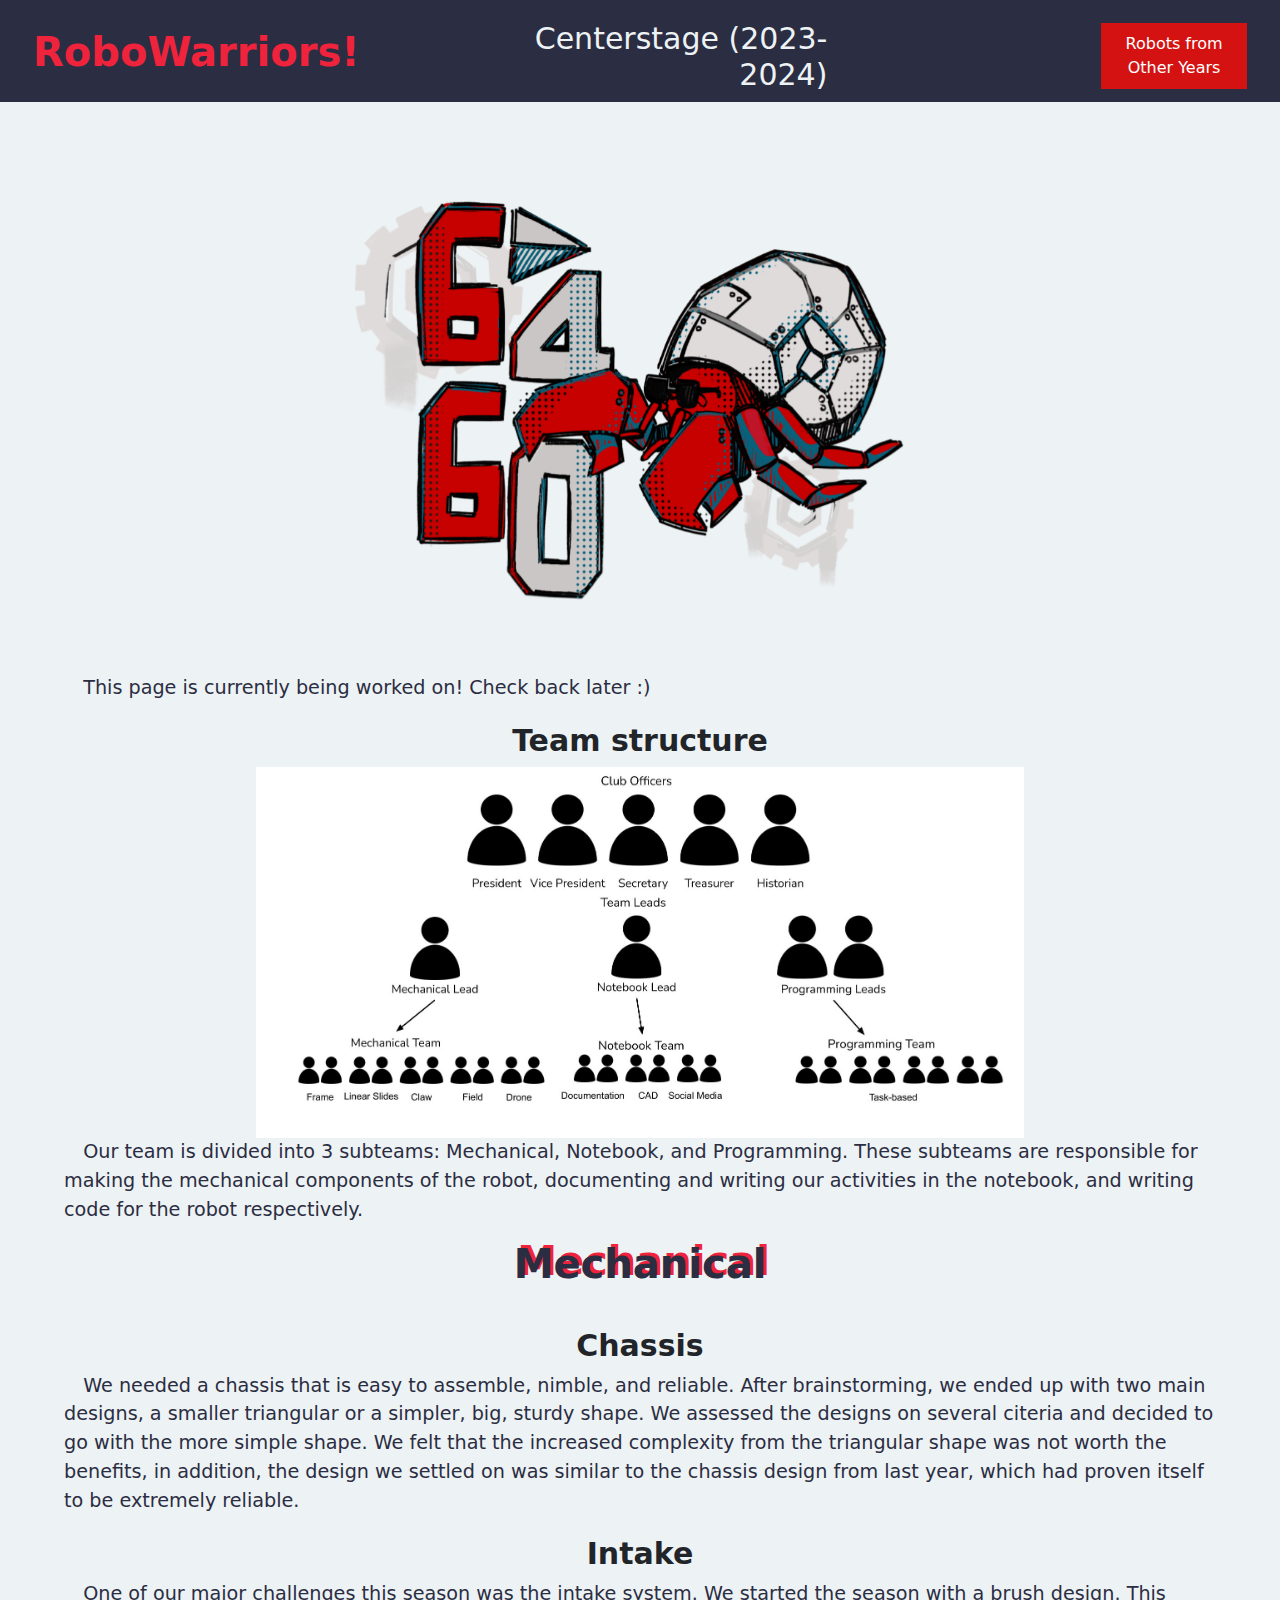
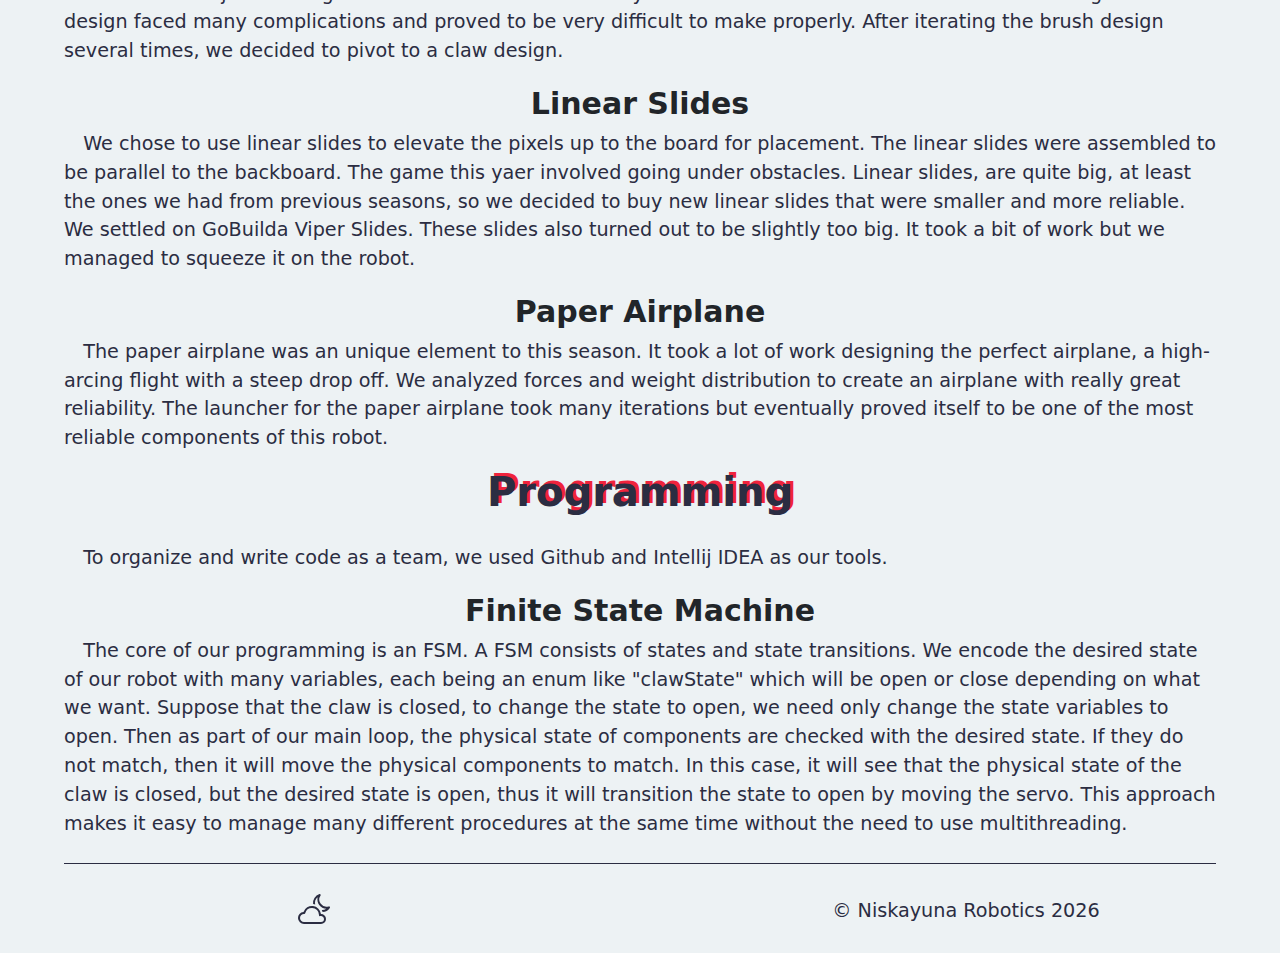
<file: Centerstage.html>
<!DOCTYPE html>
<html style="scroll-behavior: smooth;">
    <head>
        <title>RoboWarriors</title>
        <link rel="stylesheet" href="https://cdn.jsdelivr.net/npm/bootstrap@5.1.3/dist/css/bootstrap.min.css">
        <link rel="stylesheet" href="https://cdn.jsdelivr.net/npm/bootstrap-icons@1.3.0/font/bootstrap-icons.css">
        <link rel="stylesheet" href="css/about.css">
        <link href="./imgs/Nisky RoboWarriors Logo (2023-2024).png" rel="icon">
        <script src="https://ajax.googleapis.com/ajax/libs/jquery/2.1.3/jquery.min.js"></script>
        <meta property="og:type" content="website"/>
        <meta property="og:url" content="https://niskayuna-robowarriors.github.io/website/"/>
        <meta property="og:title" content="Niskayuna RoboWarriors"/>
        <meta property="og:description" content="The soon-to-be best robotics team on the globe, the Niskayuna RoboWarriors."/>
        <meta property="og:image" content="https://external-content.duckduckgo.com/iu/?u=https%3A%2F%2Fwww.classcreator.com%2F000%2Ftemplate_media%2F375A6E24-ECF4-BBD7-B9606A1EAD405F79.png&f=1&nofb=1"/>
        <meta property="og:image:width" content="1200"/>
        <meta property="og:image:height" content="1200"/>
        <meta name="theme-color" content="#2B2D42"/>
    </head>

   <!-- Heading setup. Done in a .js file -->
   <script src="./header.js"></script>
   <script>
       window.onload=function(){
           setPageHeader('Centerstage (2023-2024)')//the text here is what determinas the text at the top center of the page 
       }
   </script>

    <div class="row nav">
        <span class="headBlock"></span>
    </div>


<section class="text">
    <h2 class="about-us"></h2>
    <center><img class="img-responsive-powah" src="./imgs/Nisky RoboWarriors Logo (2023-2024).png"></center><br><br>
    <p>
        &emsp;This page is currently being worked on! Check back later :)
    </p>
    <h4><b>Team structure</b></h4>
    <center><image class="img-responsive-powah" src="./imgs/Robotics Team Organization Diagram (23-24).jpg"></center> </td>
    <p>
        &emsp;Our team is divided into 3 subteams: Mechanical, Notebook, and Programming. These subteams are responsible for making the mechanical components of the robot, documenting and writing our activities in the notebook, and writing code for the robot respectively.
    </p>
    <h2 class="text-background"><b>Mechanical</b></h2>
    <h4><b>Chassis</b></h4>
    <p>
        &emsp;We needed a chassis that is easy to assemble, nimble, and reliable. After brainstorming, we ended up with two main designs, a smaller triangular or a simpler, big, sturdy shape. We assessed the designs on several citeria and decided to go with the more simple shape. We felt that the increased complexity from the triangular shape was not worth the benefits, in addition, the design we settled on was similar to the chassis design from last year, which had proven itself to be extremely reliable.
    </p>
    <h4><b>Intake</b></h4>
    <p>
        &emsp;One of our major challenges this season was the intake system. We started the season with a brush design. This design faced many complications and proved to be very difficult to make properly. After iterating the brush design several times, we decided to pivot to a claw design.
    </p>
    <h4><b>Linear Slides</b></h4>
    <p>
        &emsp;We chose to use linear slides to elevate the pixels up to the board for placement. The linear slides were assembled to be parallel to the backboard. The game this yaer involved going under obstacles. Linear slides, are quite big, at least the ones we had from previous seasons, so we decided to buy new linear slides that were smaller and more reliable. We settled on GoBuilda Viper Slides. These slides also turned out to be slightly too big. It took a bit of work but we managed to squeeze it on the robot.
    </p>
    <h4><b>Paper Airplane</b></h4>
    <p>
        &emsp;The paper airplane was an unique element to this season. It took a lot of work designing the perfect airplane, a high-arcing flight with a steep drop off. We analyzed forces and weight distribution to create an airplane with really great reliability. The launcher for the paper airplane took many iterations but eventually proved itself to be one of the most reliable components of this robot.
    </p>
    <h2 class="text-background"><b>Programming</b></h2>
    <p>
        &emsp;To organize and write code as a team, we used Github and Intellij IDEA as our tools.
    </p>
    <h4><b>Finite State Machine</b></h4>
    <p>
        &emsp;The core of our programming is an FSM. A FSM consists of states and state transitions. We encode the desired state of our robot with many variables, each being an enum like "clawState" which will be open or close depending on what we want. Suppose that the claw is closed, to change the state to open, we need only change the state variables to open. Then as part of our main loop, the physical state of components are checked with the desired state. If they do not match, then it will move the physical components to match. In this case, it will see that the physical state of the claw is closed, but the desired state is open, thus it will transition the state to open by moving the servo. This approach makes it easy to manage many different procedures at the same time without the need to use multithreading.
    </p>
</section>


<section>
    <div class="footer">
        <svg xmlns="http://www.w3.org/2000/svg" width="100%" height="5">
            <line class="footer-line" x1="5%" y1="0" x2="95%" y2="0" style="stroke:#2B2D42; stroke-width: 2;"></line>
        </svg>
        <div class="row">
            <svg xmlns="http://www.w3.org/2000/svg" onclick="lightClick();" width="32" height="32" class="mode-light col-lg-6" viewBox="0 0 16 16">
                <path d="M7 8a3.5 3.5 0 0 1 3.5 3.555.5.5 0 0 0 .625.492A1.503 1.503 0 0 1 13 13.5a1.5 1.5 0 0 1-1.5 1.5H3a2 2 0 1 1 .1-3.998.5.5 0 0 0 .509-.375A3.502 3.502 0 0 1 7 8zm4.473 3a4.5 4.5 0 0 0-8.72-.99A3 3 0 0 0 3 16h8.5a2.5 2.5 0 0 0 0-5h-.027z"/>
                <path d="M11.286 1.778a.5.5 0 0 0-.565-.755 4.595 4.595 0 0 0-3.18 5.003 5.46 5.46 0 0 1 1.055.209A3.603 3.603 0 0 1 9.83 2.617a4.593 4.593 0 0 0 4.31 5.744 3.576 3.576 0 0 1-2.241.634c.162.317.295.652.394 1a4.59 4.59 0 0 0 3.624-2.04.5.5 0 0 0-.565-.755 3.593 3.593 0 0 1-4.065-5.422z"/>
            </svg>
            <p id="copyright" class="col-lg-6">&copy; Niskayuna Robotics</p>
        </div>
    </div>
</section>
<script src="scripts/about.js"></script>

</html>
</file>
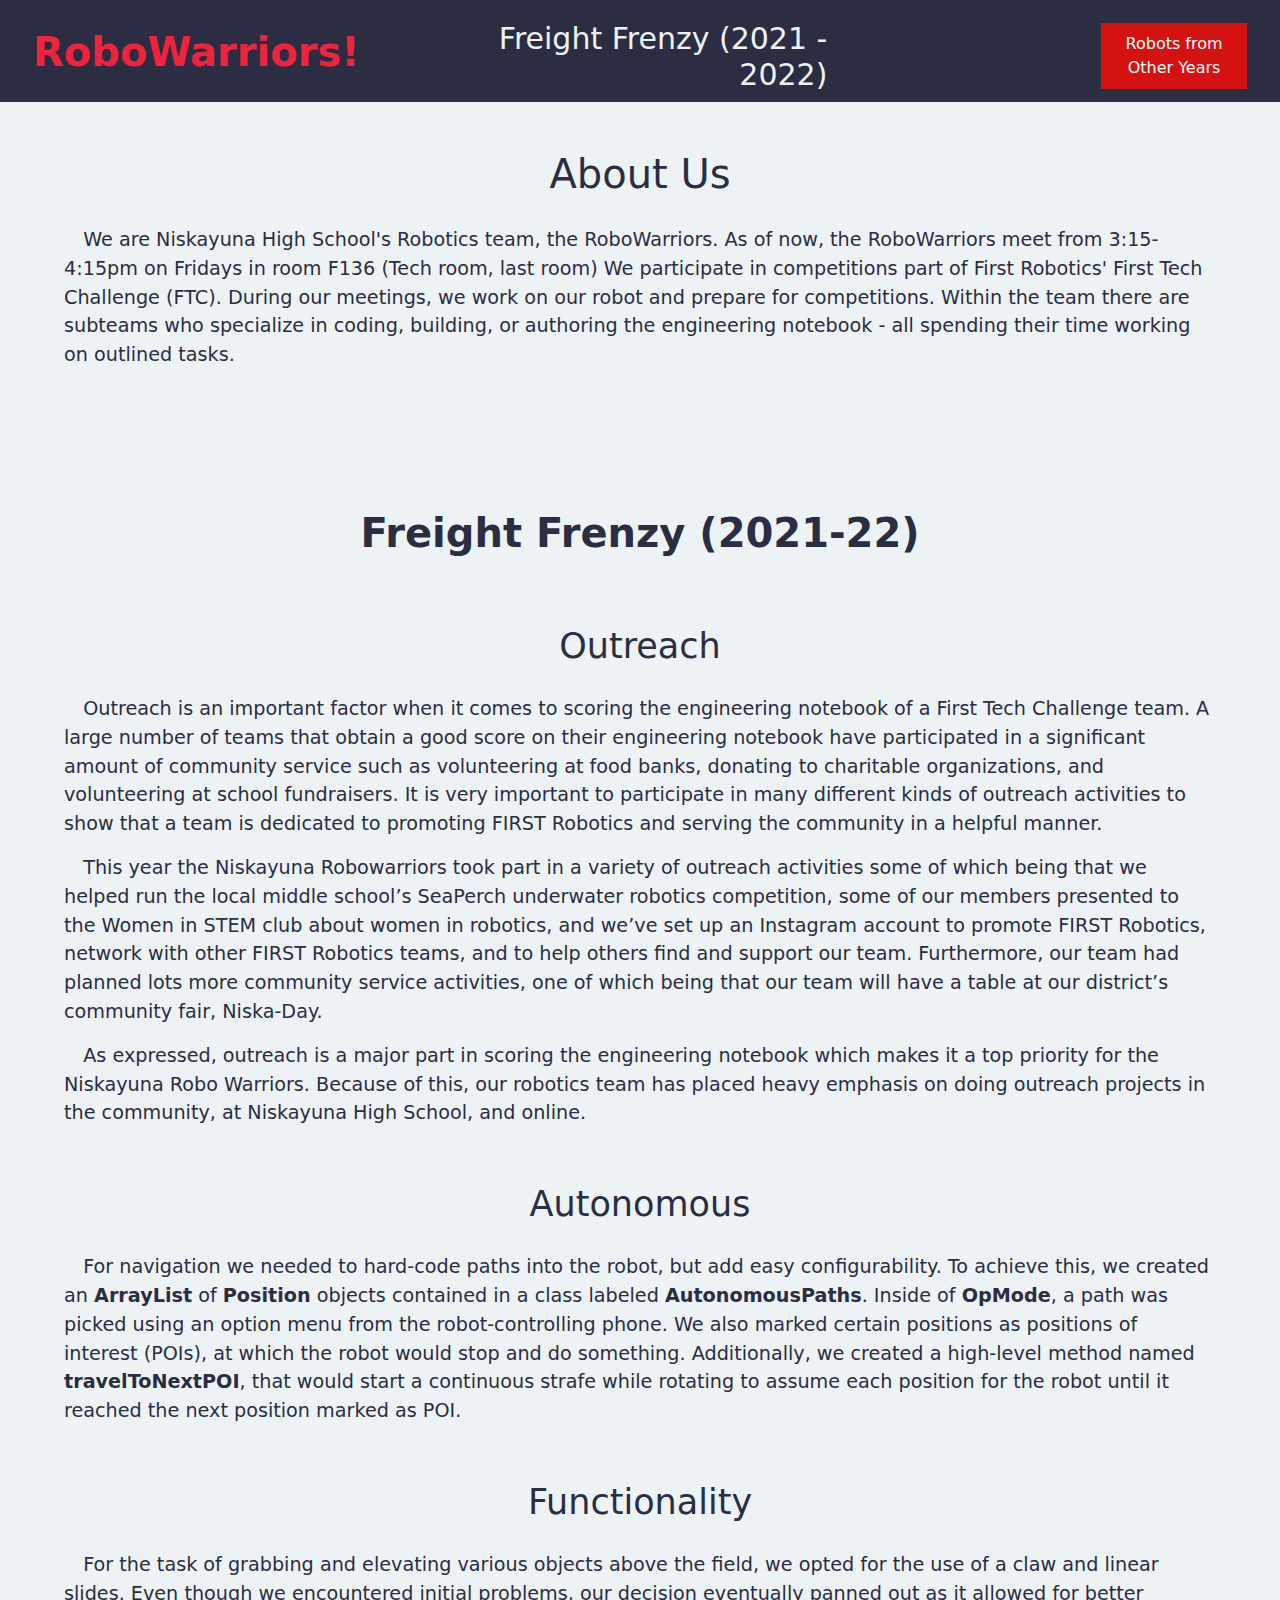
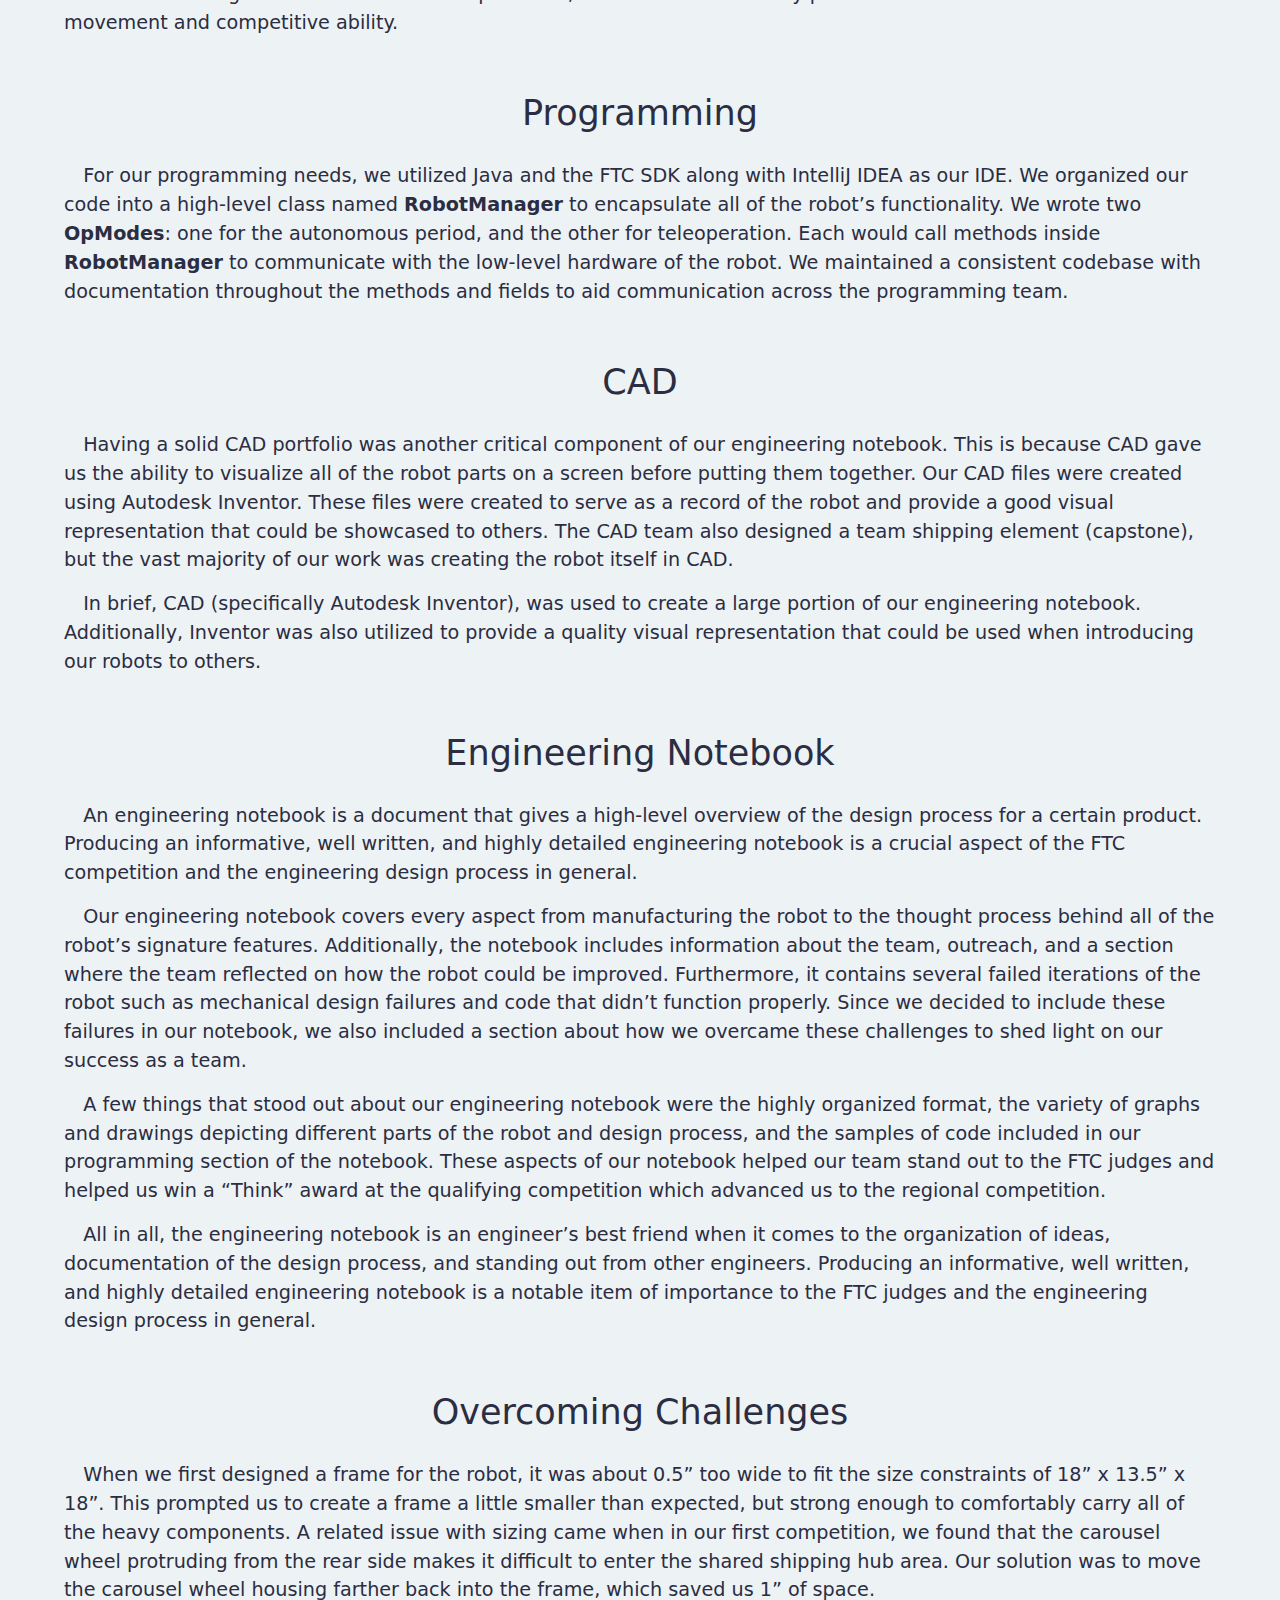
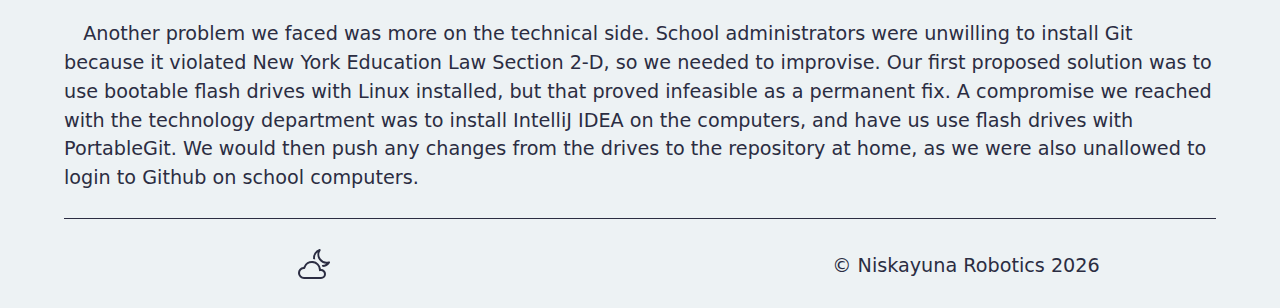
<file: Freight_Frenzy.html>
<!DOCTYPE html>
<html style="scroll-behavior: smooth;">
    <head>
        <title>RoboWarriors</title>
        <link rel="stylesheet" href="https://cdn.jsdelivr.net/npm/bootstrap@5.1.3/dist/css/bootstrap.min.css">
        <link rel="stylesheet" href="https://cdn.jsdelivr.net/npm/bootstrap-icons@1.3.0/font/bootstrap-icons.css">
        <link rel="stylesheet" href="css/about.css">
        <link href="./imgs/Nisky RoboWarriors Logo (2022-2023).png" rel="icon">
        <script src="https://ajax.googleapis.com/ajax/libs/jquery/2.1.3/jquery.min.js"></script>
        <meta property="og:type" content="website"/>
        <meta property="og:url" content="https://niskayuna-robowarriors.github.io/website/"/>
        <meta property="og:title" content="Niskayuna RoboWarriors"/>
        <meta property="og:description" content="The soon-to-be best robotics team on the globe, the Niskayuna RoboWarriors."/>
        <meta property="og:image" content="https://external-content.duckduckgo.com/iu/?u=https%3A%2F%2Fwww.classcreator.com%2F000%2Ftemplate_media%2F375A6E24-ECF4-BBD7-B9606A1EAD405F79.png&f=1&nofb=1"/>
        <meta property="og:image:width" content="1200"/>
        <meta property="og:image:height" content="1200"/>
        <meta name="theme-color" content="#2B2D42"/>
    </head>
    
    <!-- Heading setup. Done in a .js file -->
    <script src="./header.js"></script>
    <script>
        window.onload=function(){
            setPageHeader('Freight Frenzy (2021 - 2022)')//the text here is what determinas the text at the top center of the page 
        }
    </script>

    <div class="row nav">
        <span class="headBlock"></span>
    </div>
        <section class="text">
            <h2 class="about-us">About Us</h2>
            <p> 
                &emsp;We are Niskayuna High School's Robotics team, the RoboWarriors. As of now, the RoboWarriors meet from 3:15-4:15pm on Fridays in room F136 (Tech room, last room) We participate in competitions part of First Robotics' First Tech Challenge (FTC). During our meetings, we work on our robot and prepare for competitions. Within the team there are subteams who specialize in coding, building, or authoring the engineering notebook - all spending their time working on outlined tasks.
            </p>
            <div id="scroll"></div>
            <br>
            <h2 style="padding-top: 100px;"><b>Freight Frenzy (2021-22)</b></h2>
            <h3 id="21-22"class="info-section">Outreach</h3>
            <p>
                &emsp;Outreach is an important factor when it comes to scoring the engineering notebook of a First Tech Challenge team. A large number of teams that obtain a good score on their engineering notebook have participated in a significant amount of community service such as volunteering at food banks, donating to charitable organizations, and volunteering at school fundraisers. It is very important to participate in many different kinds of outreach activities to show that a team is dedicated to promoting FIRST Robotics and serving the community in a helpful manner.
            </p>
            <p>
                &emsp;This year the Niskayuna Robowarriors took part in a variety of outreach activities some of which being that we helped run the local middle school’s SeaPerch underwater robotics competition, some of our members presented to the Women in STEM club about women in robotics, and we’ve set up an Instagram account to promote FIRST Robotics, network with other FIRST Robotics teams, and to help others find and support our team. Furthermore, our team had planned lots more community service activities, one of which being that our team will have a table at our district’s community fair, Niska-Day.
            </p>
            <p>
                &emsp;As expressed, outreach is a major part in scoring the engineering notebook which makes it a top priority for the Niskayuna Robo Warriors. Because of this, our robotics team has placed heavy emphasis on doing outreach projects in the community, at Niskayuna High School, and online. 
            </p>
            <h3 class="info-section">Autonomous</h3>
            <p>
                &emsp;For navigation we needed to hard-code paths into the robot, but add easy configurability. To achieve this, we created an <b>ArrayList</b> of <b>Position</b> objects contained in a class labeled <b>AutonomousPaths</b>. Inside of <b>OpMode</b>, a path was picked using an option menu from the robot-controlling phone. We also marked certain positions as positions of interest (POIs), at which the robot would stop and do something. Additionally, we created a high-level method named <b>travelToNextPOI</b>, that would start a continuous strafe while rotating to assume each position for the robot until it reached the next position marked as POI.
            </p>
            <h3 class="info-section">Functionality</h3>
            <p>
                &emsp;For the task of grabbing and elevating various objects above the field, we opted for the use of a claw and linear slides. Even though we encountered initial problems, our decision eventually panned out as it allowed for better movement and competitive ability.
            </p>
            <h3 class="info-section">Programming</h3>
            <p>
                &emsp;For our programming needs, we utilized Java and the FTC SDK along with IntelliJ IDEA as our IDE. We organized our code into a high-level class named <b>RobotManager</b> to encapsulate all of the robot’s functionality. We wrote two <b>OpModes</b>: one for the autonomous period, and the other for teleoperation. Each would call methods inside <b>RobotManager</b> to communicate with the low-level hardware of the robot. We maintained a consistent codebase with documentation throughout the methods and fields to aid communication across the programming team.
            </p>
            <h3 class="info-section">CAD</h3>
            <p>
                &emsp;Having a solid CAD portfolio was another critical component of our engineering notebook. This is because CAD gave us the ability to visualize all of the robot parts on a screen before putting them together. Our CAD files were created using Autodesk Inventor. These files were created to serve as a record of the robot and provide a good visual representation that could be showcased to others. The CAD team also designed a team shipping element (capstone), but the vast majority of our work was creating the robot itself in CAD.
            </p>
            <p>
                &emsp;In brief, CAD (specifically Autodesk Inventor), was used to create a large portion of our engineering notebook. Additionally, Inventor was also utilized to provide a quality visual representation that could be used when introducing our robots to others.
            </p>
            <h3 class="info-section">Engineering Notebook</h3>
            <p>
                &emsp;An engineering notebook is a document that gives a high-level overview of the design process for a certain product. Producing an informative, well written, and highly detailed engineering notebook is a crucial aspect of the FTC competition and the engineering design process in general. 
            </p>
            <p>
                &emsp;Our engineering notebook covers every aspect from manufacturing the robot to the thought process behind all of the robot’s signature features. Additionally, the notebook includes information about the team, outreach, and a section where the team reflected on how the robot could be improved. Furthermore, it contains several failed iterations of the robot such as mechanical design failures and code that didn’t function properly. Since we decided to include these failures in our notebook, we also included a section about how we overcame these challenges to shed light on our success as a team.
            </p>
            <p>
                &emsp;A few things that stood out about our engineering notebook were the highly organized format, the variety of graphs and drawings depicting different parts of the robot and design process, and the samples of code included in our programming section of the notebook. These aspects of our notebook helped our team stand out to the FTC judges and helped us win a “Think” award at the qualifying competition which advanced us to the regional competition.
            </p>
            <p>
                &emsp;All in all, the engineering notebook is an engineer’s best friend when it comes to the organization of ideas, documentation of the design process, and standing out from other engineers. Producing an informative, well written, and highly detailed engineering notebook is a notable item of importance to the FTC judges and the engineering design process in general. 
            </p>
            <h3 class="info-section">Overcoming Challenges</h3>
            <p>
                &emsp;When we first designed a frame for the robot, it was about 0.5” too wide to fit the size constraints of 18” x 13.5” x 18”. This prompted us to create a frame a little smaller than expected, but strong enough to comfortably carry all of the heavy components. A related issue with sizing came when in our first competition, we found that the carousel wheel protruding from the rear side makes it difficult to enter the shared shipping hub area. Our solution was to move the carousel wheel housing farther back into the frame, which saved us 1” of space.
            </p>
            <p>
                &emsp;Another problem we faced was more on the technical side. School administrators were unwilling to install Git because it violated New York Education Law Section 2-D, so we needed to improvise. Our first proposed solution was to use bootable flash drives with Linux installed, but that proved infeasible as a permanent fix. A compromise we reached with the technology department was to install IntelliJ IDEA on the computers, and have us use flash drives with PortableGit. We would then push any changes from the drives to the repository at home, as we were also unallowed to login to Github on school computers.
            </p>
        </section>
        <section>
            <div class="footer">
                <svg xmlns="http://www.w3.org/2000/svg" width="100%" height="5">
                    <line class="footer-line" x1="5%" y1="0" x2="95%" y2="0" style="stroke:#2B2D42; stroke-width: 2;"></line>
                </svg>
                <div class="row">
                    <svg xmlns="http://www.w3.org/2000/svg" onclick="lightClick();" width="32" height="32" class="mode-light col-lg-6" viewBox="0 0 16 16">
                        <path d="M7 8a3.5 3.5 0 0 1 3.5 3.555.5.5 0 0 0 .625.492A1.503 1.503 0 0 1 13 13.5a1.5 1.5 0 0 1-1.5 1.5H3a2 2 0 1 1 .1-3.998.5.5 0 0 0 .509-.375A3.502 3.502 0 0 1 7 8zm4.473 3a4.5 4.5 0 0 0-8.72-.99A3 3 0 0 0 3 16h8.5a2.5 2.5 0 0 0 0-5h-.027z"/>
                        <path d="M11.286 1.778a.5.5 0 0 0-.565-.755 4.595 4.595 0 0 0-3.18 5.003 5.46 5.46 0 0 1 1.055.209A3.603 3.603 0 0 1 9.83 2.617a4.593 4.593 0 0 0 4.31 5.744 3.576 3.576 0 0 1-2.241.634c.162.317.295.652.394 1a4.59 4.59 0 0 0 3.624-2.04.5.5 0 0 0-.565-.755 3.593 3.593 0 0 1-4.065-5.422z"/>
                    </svg>
                    <p id="copyright" class="col-lg-6">&copy; Niskayuna Robotics</p>
                </div>
            </div>
        </section>
        <script src="scripts/about.js"></script>
    </body>
</html>
</file>
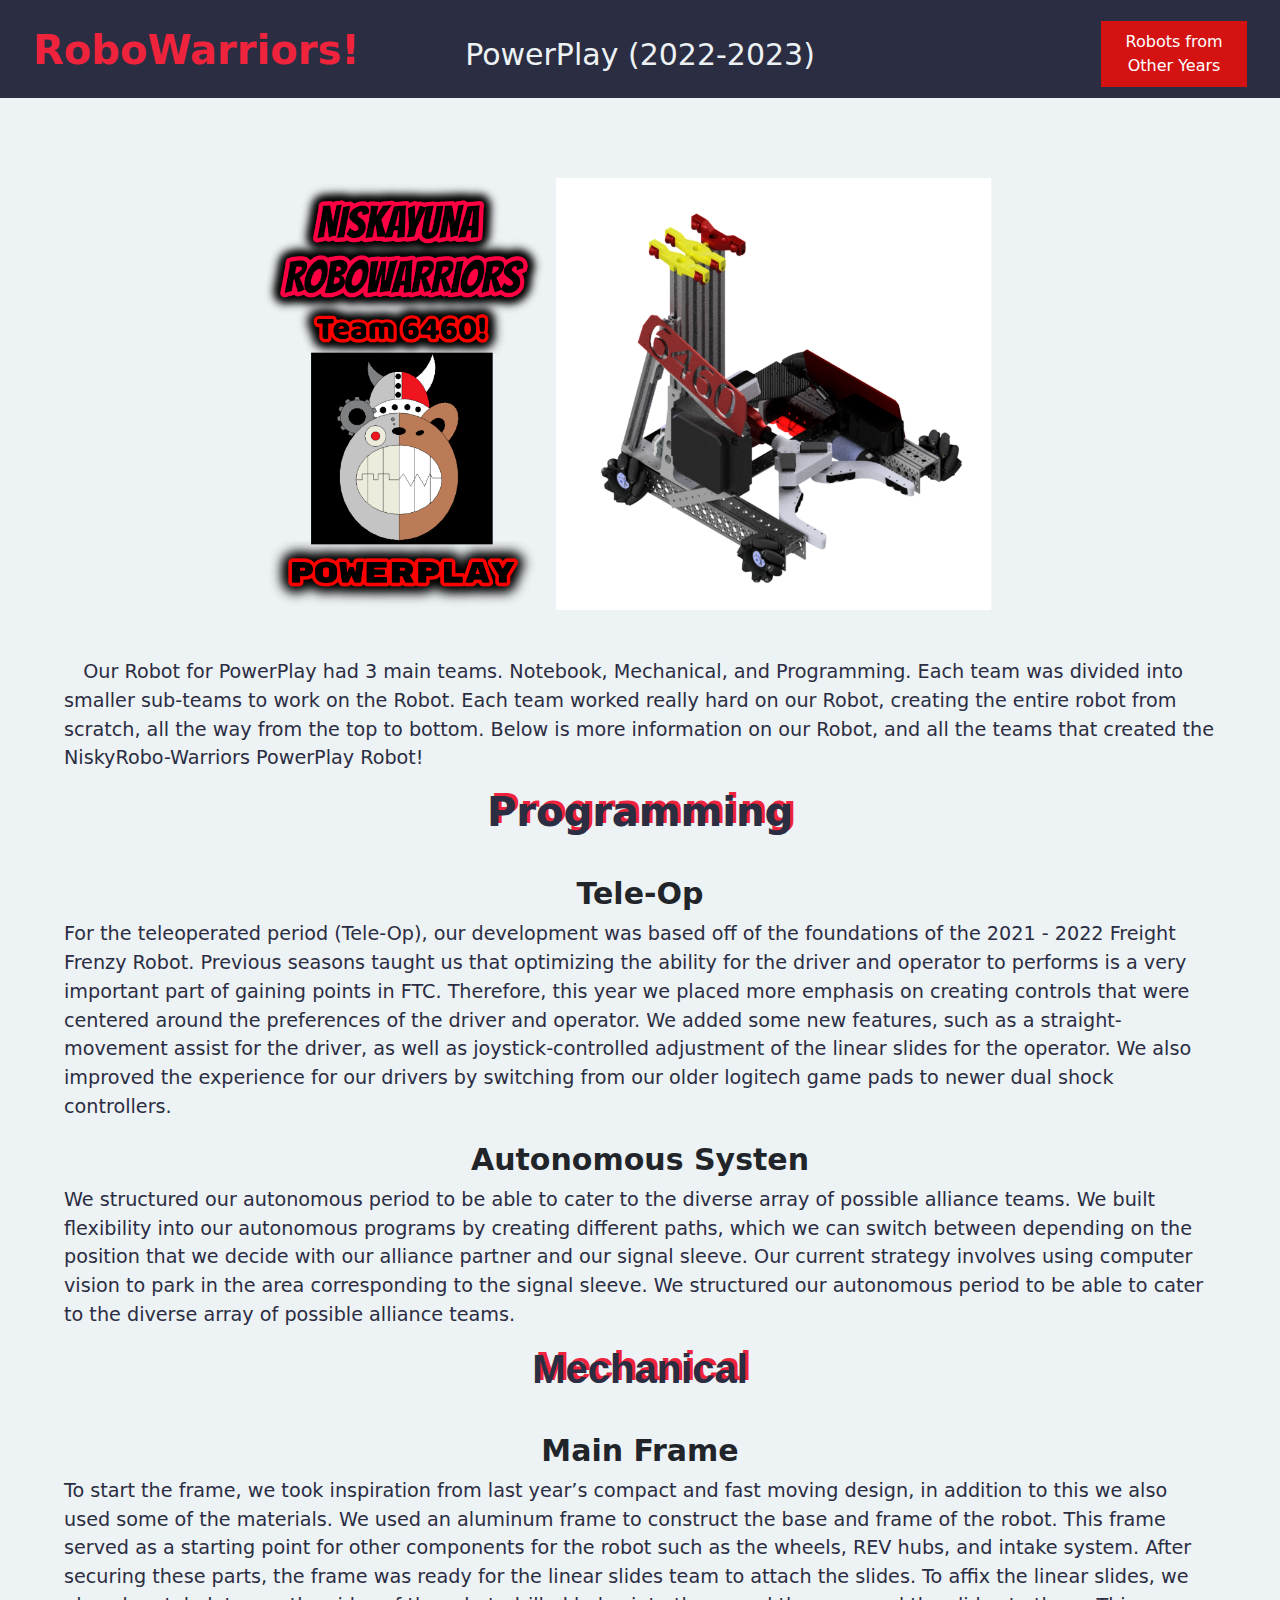
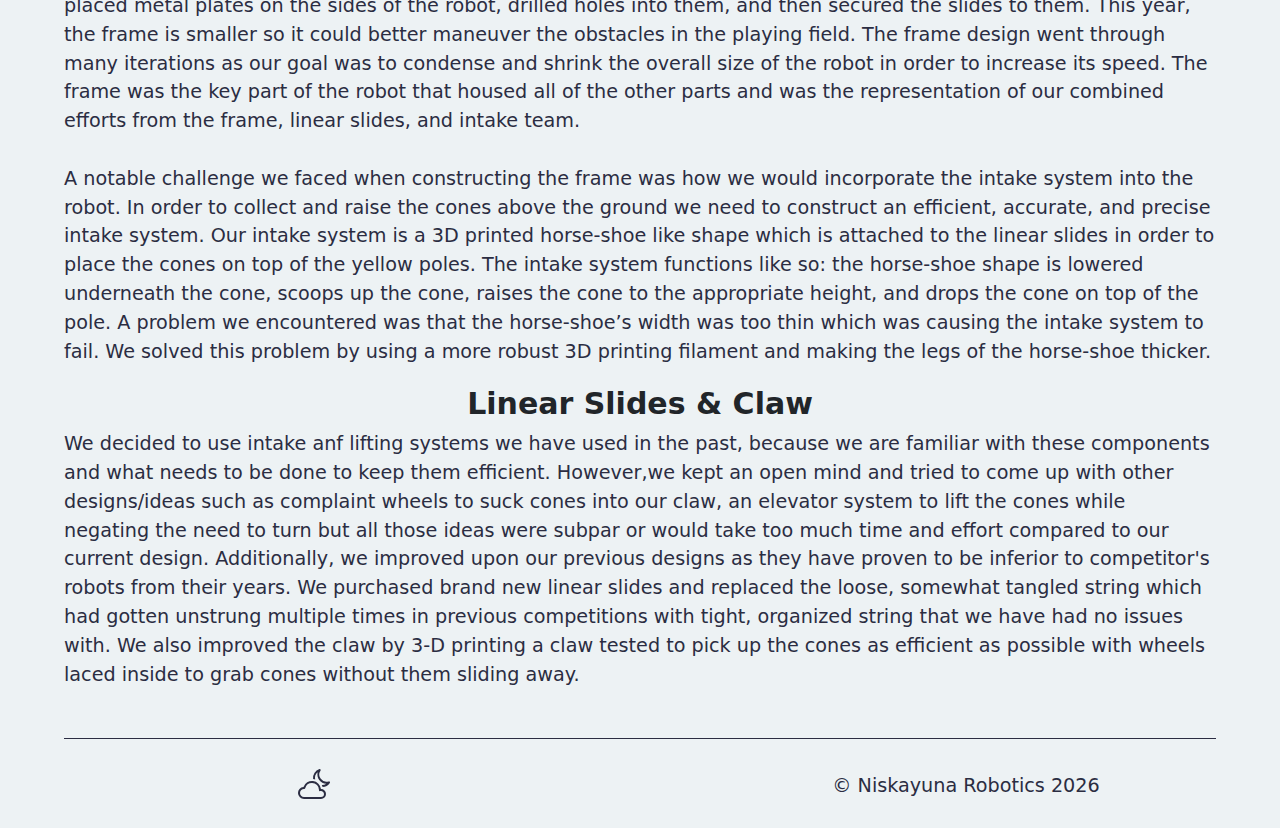
<file: PowerPlay.html>
<!DOCTYPE html>
<html style="scroll-behavior: smooth;">
    <head>
        <title>RoboWarriors</title>
        <link rel="stylesheet" href="https://cdn.jsdelivr.net/npm/bootstrap@5.1.3/dist/css/bootstrap.min.css">
        <link rel="stylesheet" href="https://cdn.jsdelivr.net/npm/bootstrap-icons@1.3.0/font/bootstrap-icons.css">
        <link rel="stylesheet" href="css/about.css">
        <link href="./imgs/Nisky RoboWarriors Logo (2022-2023).png" rel="icon">
        <script src="https://ajax.googleapis.com/ajax/libs/jquery/2.1.3/jquery.min.js"></script>
        <meta property="og:type" content="website"/>
        <meta property="og:url" content="https://niskayuna-robowarriors.github.io/website/"/>
        <meta property="og:title" content="Niskayuna RoboWarriors"/>
        <meta property="og:description" content="The soon-to-be best robotics team on the globe, the Niskayuna RoboWarriors."/>
        <meta property="og:image" content="https://external-content.duckduckgo.com/iu/?u=https%3A%2F%2Fwww.classcreator.com%2F000%2Ftemplate_media%2F375A6E24-ECF4-BBD7-B9606A1EAD405F79.png&f=1&nofb=1"/>
        <meta property="og:image:width" content="1200"/>
        <meta property="og:image:height" content="1200"/>
        <meta name="theme-color" content="#2B2D42"/>
    </head>

    <!-- Heading setup. Done in a .js file -->
    <script src="./header.js"></script>
    <script>
        window.onload=function(){
            setPageHeader('PowerPlay (2022-2023)')//the text here is what determinas the text at the top center of the page 
        }
    </script>

    <div class="row nav">
        <span class="headBlock"></span>
    </div>


<section class="text">
    <h2 class="about-us"></h2>
    <center><img class="img-responsive-powah" src="./imgs/PowerPlay(2022-2023)(2) RoboLogo.png"></center><br><br>
    <p> 
        &emsp;Our Robot for PowerPlay had 3 main teams. Notebook, Mechanical, and Programming. Each team was divided into smaller sub-teams to work on the Robot. Each team worked really
        hard on our Robot, creating the entire robot from scratch, all the way from the top to bottom. Below is more information on our Robot, and all the teams that created
        the NiskyRobo-Warriors PowerPlay Robot!
    </p>
    <h2 class="text-background"><b>Programming</b></h2>
    <h4><b>Tele-Op</b></h4>
    <p>For the teleoperated period (Tele-Op), our development was based off of the foundations of the 2021 - 2022 Freight Frenzy Robot. Previous seasons taught us
        that optimizing the ability for the driver and operator to performs is a very important part of gaining points in FTC. Therefore, this year we placed more emphasis
        on creating controls that were centered around the preferences of the driver and operator. We added some new features, such as a straight-movement assist for the
        driver, as well as joystick-controlled adjustment of the linear slides for the operator. We also improved the experience
        for our drivers by switching from our older logitech game pads to newer dual shock controllers.</p>
    <h4><b>Autonomous Systen</b></h4>
    <p>We structured our autonomous period to be able to cater to the diverse array of possible alliance teams. We built flexibility into our autonomous programs by creating
        different paths, which we can switch between depending on the position that we decide with our alliance partner and our signal sleeve. Our current strategy involves
        using computer vision to park in the area corresponding to the signal sleeve. We structured our autonomous period to be able to cater to the diverse array of possible alliance teams. </p>
    <div class="infosub"><h2 class="text-background"><b>Mechanical</b></h2></div>
    <h4><b>Main Frame</b></h4>
        <p>To start the frame, we took inspiration from last year’s compact and fast moving design, in addition to this we also used some of the materials. We used an aluminum
            frame to construct the base and frame of the robot. This frame served as a starting point for other components for the robot such as the wheels, REV hubs, and intake
            system. After securing these parts, the frame was ready for the linear slides team to attach the slides. To affix the linear slides, we placed metal plates on the
            sides of the robot, drilled holes into them, and then secured the slides to them. This year, the frame is smaller so it could better maneuver the obstacles in the
            playing field.  The frame design went through many iterations as our goal was to condense and shrink the overall size of the robot in order to increase its speed.
            The frame was the key part of the robot that housed all of the other parts and was the representation of our combined efforts from the frame, linear slides, and intake team.
            <br><br>
            A notable challenge we faced when constructing the frame was how we would incorporate the intake system into the robot. In order to collect and raise the cones above
            the ground we need to construct an efficient, accurate, and precise intake system. Our intake system is a 3D printed horse-shoe like shape which is attached to the linear
            slides in order to place the cones on top of the yellow poles. The intake system functions like so: the horse-shoe shape is lowered underneath the cone, scoops up the
            cone, raises the cone to the appropriate height, and drops the cone on top of the pole. A problem we encountered was that the horse-shoe’s width was too thin which was causing
            the intake system to fail. We solved this problem by using a more robust 3D printing filament and making the legs of the horse-shoe thicker.
        </p>
    <h4><b>Linear Slides & Claw</b></h4>
    <p>We decided to use intake anf lifting systems we have used in the past, because we are familiar with these components and what needs to be done to keep them efficient.
        However,we kept an open mind and tried to come up with other designs/ideas such as complaint wheels to suck cones into our claw, an elevator system to lift the cones
        while negating the need to turn but all those ideas were subpar or would take too much time and effort compared to our current design. Additionally, we improved upon
        our previous designs as they have proven to be inferior to competitor's robots from their years. We purchased brand new linear slides and replaced the loose, somewhat
        tangled string which had gotten unstrung multiple times in previous competitions with tight, organized string that we have had no issues with. We also improved the
        claw by 3-D printing a claw tested to pick up the cones as efficient as possible with wheels laced inside to grab cones without them sliding away.
         </p>
    <div id="scroll"></div>
    <br>
</section>
<section>
    <div class="footer">
        <svg xmlns="http://www.w3.org/2000/svg" width="100%" height="5">
            <line class="footer-line" x1="5%" y1="0" x2="95%" y2="0" style="stroke:#2B2D42; stroke-width: 2;"></line>
        </svg>
        <div class="row">
            <svg xmlns="http://www.w3.org/2000/svg" onclick="lightClick();" width="32" height="32" class="mode-light col-lg-6" viewBox="0 0 16 16">
                <path d="M7 8a3.5 3.5 0 0 1 3.5 3.555.5.5 0 0 0 .625.492A1.503 1.503 0 0 1 13 13.5a1.5 1.5 0 0 1-1.5 1.5H3a2 2 0 1 1 .1-3.998.5.5 0 0 0 .509-.375A3.502 3.502 0 0 1 7 8zm4.473 3a4.5 4.5 0 0 0-8.72-.99A3 3 0 0 0 3 16h8.5a2.5 2.5 0 0 0 0-5h-.027z"/>
                <path d="M11.286 1.778a.5.5 0 0 0-.565-.755 4.595 4.595 0 0 0-3.18 5.003 5.46 5.46 0 0 1 1.055.209A3.603 3.603 0 0 1 9.83 2.617a4.593 4.593 0 0 0 4.31 5.744 3.576 3.576 0 0 1-2.241.634c.162.317.295.652.394 1a4.59 4.59 0 0 0 3.624-2.04.5.5 0 0 0-.565-.755 3.593 3.593 0 0 1-4.065-5.422z"/>
            </svg>
            <p id="copyright" class="col-lg-6">&copy; Niskayuna Robotics</p>
        </div>
    </div>
</section>
<script src="scripts/about.js"></script>
</body>
</html>
</file>
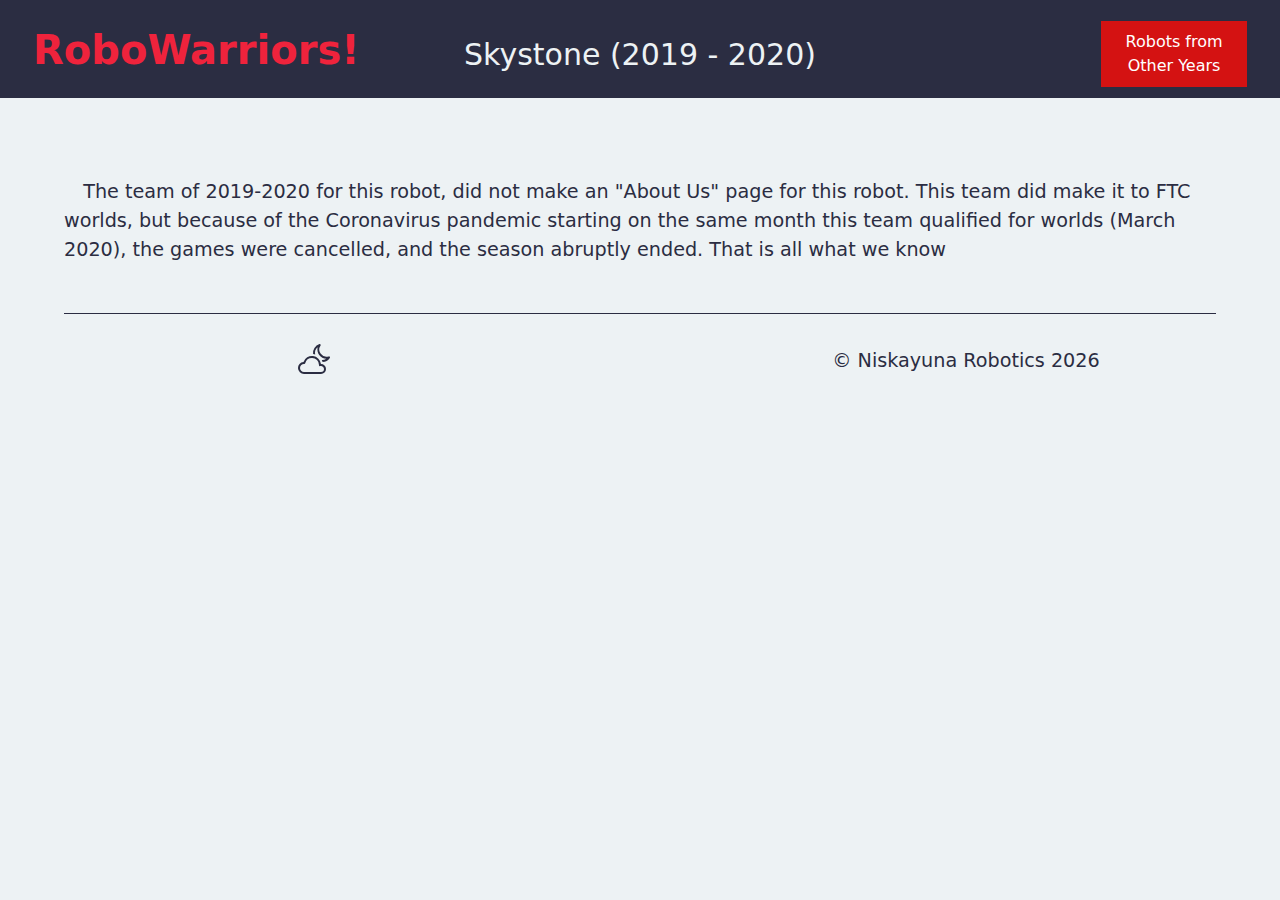
<file: Skytone.html>
<!DOCTYPE html>
<html style="scroll-behavior: smooth;">
    <head>
        <title>RoboWarriors</title>
        <link rel="stylesheet" href="https://cdn.jsdelivr.net/npm/bootstrap@5.1.3/dist/css/bootstrap.min.css">
        <link rel="stylesheet" href="https://cdn.jsdelivr.net/npm/bootstrap-icons@1.3.0/font/bootstrap-icons.css">
        <link rel="stylesheet" href="css/about.css">
        <link href="./imgs/Nisky RoboWarriors Logo (2022-2023).png" rel="icon">
        <script src="https://ajax.googleapis.com/ajax/libs/jquery/2.1.3/jquery.min.js"></script>
        <meta property="og:type" content="website"/>
        <meta property="og:url" content="https://niskayuna-robowarriors.github.io/website/"/>
        <meta property="og:title" content="Niskayuna RoboWarriors"/>
        <meta property="og:description" content="The soon-to-be best robotics team on the globe, the Niskayuna RoboWarriors."/>
        <meta property="og:image" content="https://external-content.duckduckgo.com/iu/?u=https%3A%2F%2Fwww.classcreator.com%2F000%2Ftemplate_media%2F375A6E24-ECF4-BBD7-B9606A1EAD405F79.png&f=1&nofb=1"/>
        <meta property="og:image:width" content="1200"/>
        <meta property="og:image:height" content="1200"/>
        <meta name="theme-color" content="#2B2D42"/>
    </head>

        <!-- Heading setup. Done in a .js file -->
        <script src="./header.js"></script>
        <script>
            window.onload=function(){
                setPageHeader('Skystone (2019 - 2020)')//the text here is what determinas the text at the top center of the page 
            }
        </script>
    
        <div class="row nav">
            <span class="headBlock"></span>
        </div>

</div>
<section class="text">
    <h2 class="about-us"></h2>
    <p> 
        &emsp;The team of 2019-2020 for this robot, did not make an "About Us" page for this robot. This team did make it to FTC worlds, but because of the Coronavirus pandemic starting on the same month
        this team qualified for worlds (March 2020), the games were cancelled, and the season abruptly ended. That is all what we know
    </p>
    <div id="scroll"></div>
    <br>
</section>
<section>
    <div class="footer">
        <svg xmlns="http://www.w3.org/2000/svg" width="100%" height="5">
            <line class="footer-line" x1="5%" y1="0" x2="95%" y2="0" style="stroke:#2B2D42; stroke-width: 2;"></line>
        </svg>
        <div class="row">
            <svg xmlns="http://www.w3.org/2000/svg" onclick="lightClick();" width="32" height="32" class="mode-light col-lg-6" viewBox="0 0 16 16">
                <path d="M7 8a3.5 3.5 0 0 1 3.5 3.555.5.5 0 0 0 .625.492A1.503 1.503 0 0 1 13 13.5a1.5 1.5 0 0 1-1.5 1.5H3a2 2 0 1 1 .1-3.998.5.5 0 0 0 .509-.375A3.502 3.502 0 0 1 7 8zm4.473 3a4.5 4.5 0 0 0-8.72-.99A3 3 0 0 0 3 16h8.5a2.5 2.5 0 0 0 0-5h-.027z"/>
                <path d="M11.286 1.778a.5.5 0 0 0-.565-.755 4.595 4.595 0 0 0-3.18 5.003 5.46 5.46 0 0 1 1.055.209A3.603 3.603 0 0 1 9.83 2.617a4.593 4.593 0 0 0 4.31 5.744 3.576 3.576 0 0 1-2.241.634c.162.317.295.652.394 1a4.59 4.59 0 0 0 3.624-2.04.5.5 0 0 0-.565-.755 3.593 3.593 0 0 1-4.065-5.422z"/>
            </svg>
            <p id="copyright" class="col-lg-6">&copy; Niskayuna Robotics</p>
        </div>
    </div>
</section>
<script src="scripts/about.js"></script>
</body>
</html>
</file>
<file: css/about.css>
body {
    background-color: #EDF2F4;
    overflow-x: hidden;
}
a:link { 
    text-decoration: none; 
}
a:visited { 
    text-decoration: none; 
}
a:active { 
    text-decoration: none; 
}
br {
    -webkit-touch-callout: none; 
    -webkit-user-select: none;
    -moz-user-select: none;
    user-select: none;
}
ul {
    list-style: none;
}
.nav {
    position: fixed;
    width: 100%;
    background-color: #2B2D42;
    margin: 0;
}
.nav-item {
    padding-bottom: 30px;
}
.nav-title {
    margin-left: 10px;
    margin-top: 10px;
    color: #EF233C;
    font: 30px;
    width: fit-content;
    -webkit-user-select: none;
    -moz-user-select: none;
    -ms-user-select: none;
    user-select: none;
}
h4:hover.hover {
    color: #EF233C;
}
h5:hover.hover {
    color: #EF233C;
}
h2.text-background{
    text-shadow: 3.5px -3.5px #EF233C;
}
.nav-title:hover {
    color: #EDF2F4;
}
.nav-links {
    width: min-content;
}
li {
    float: left;
}
.about-us {
    padding-top: 150px
}
h2 {
    text-align: center;
    font-size: 40px;
    padding-bottom: 20px;
    color: #2B2D42;
}
h4 {
    margin-top: 20px;
    font-size: 30px;
    text-align: right;
    width: fit-content;
    margin-left: auto;
    margin-right: auto;
    user-select: none;
}
h5 {
    margin-top: 20px;
    font-size: 30px;
    text-align: right;
    width: fit-content;
    margin-left: auto;
    margin-right: auto;
    user-select: none;
    color: #EDF2F4;
}
.text {
    
}
p {
    text-align: center;
    padding-left: 5%;
    padding-right: 5%;
    font-size: 120%;
    color: #2B2D42;
}
h3 {
    text-align: center;
    padding-top: 40px;
    padding-bottom: 20px;
    font-size: 35px;
    color: #2B2D42;
}
.footer {
    width: 100%;
    height: 100px;
    background-color: #EDF2F4;
    bottom: 0;
    margin: 0;
}
.mode-light {
    margin-top: 15px;
    text-align: center;
    fill: #2B2D42;
}
.mode-dark {
    margin-top: 15px; 
    text-align: center;
    fill: #EDF2F4;
}
#copyright {
    color: #2B2D42;
    text-align: center;
    margin-top: 20px;
}
p {
    text-align: left;
    margin-bottom: 15px;
}
@media only screen and (max-width: 991px) {
    .nav-item {
        padding-bottom: 10px;
    }
    .about-us {
        padding-top: 200px
    }
}
div.infosub {
	font-family: 'Poppins', sans-serif;
    color: #e03a3e;
	font-size: 24px;
}

/* Dropdown Menu */
.dropbtn {
    background-color: #d41212;
    color: white;
    padding: 6%;
    font-size: 100%;
    border: none;
    cursor: pointer;
    float: right;
  }
  
  .dropdown {
    position: relative;
    display: inline-block;
  }
  
  .dropdown-content {
    display: none;
    top: 63.5%;
    position: absolute;
    right: 0;
    background-color: #f9f9f9;
    min-width: 100%;
    box-shadow: 0px 8px 16px 0px rgba(0,0,0,0.2);
    z-index: 1;
  }
  
  .dropdown-content a {
    color: black;
    padding: 8px 16px;
    text-decoration: none;
    display: block;
  }

.img-responsive{
    display: block;
    max-width: 100%;
    height: auto;
}

.img-responsive-powah{
    display: block;
    max-width: 60%;
    height: auto;
}

.dropdown-content a:hover {background-color: #ddd;}

.dropdown:hover .dropdown-content {display: block;}

.dropdown:hover .dropbtn {background-color: #ff0101;}
</file>
